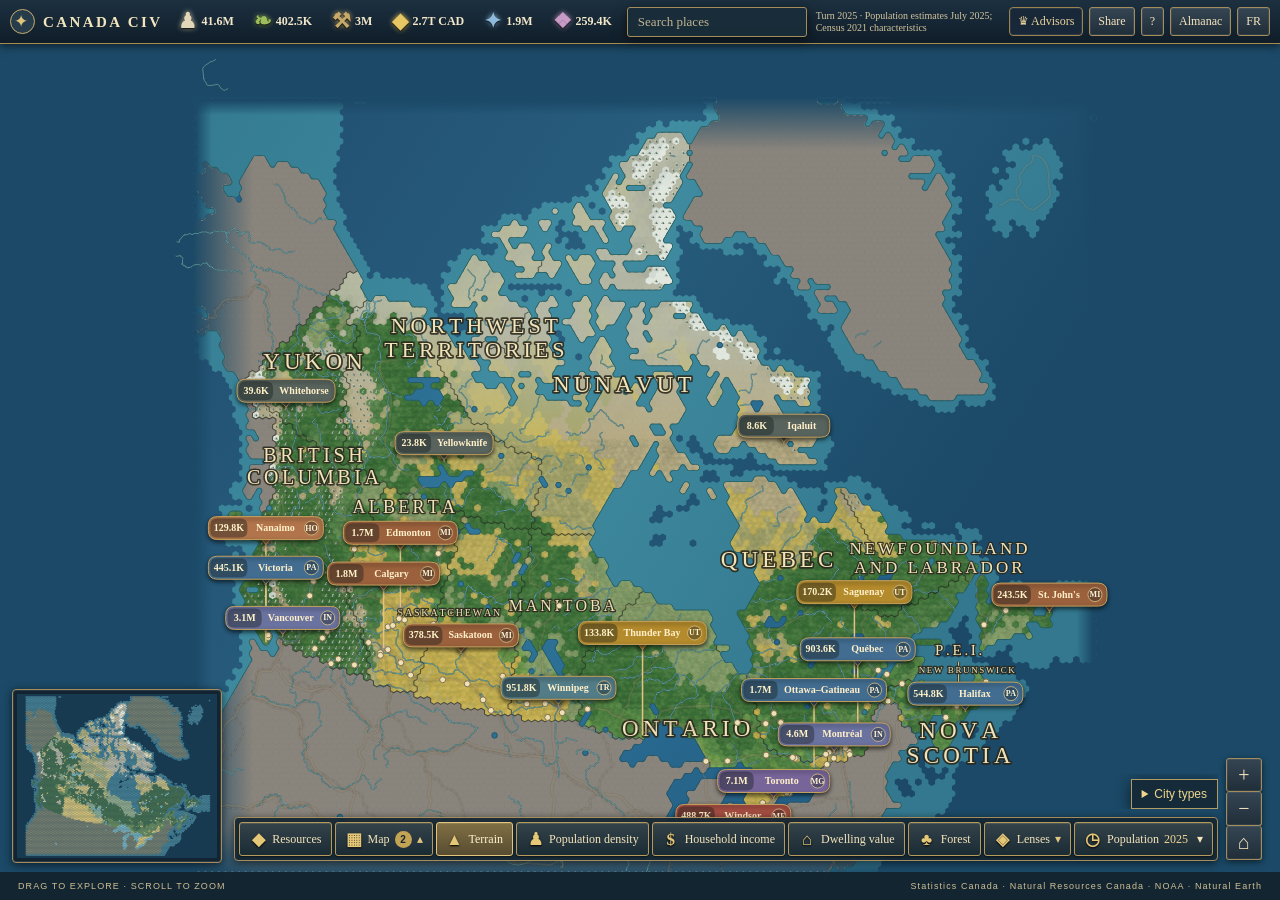
<file: web/index.html>
<!doctype html>
<html lang="en">
<head>
  <meta charset="utf-8">
  <meta name="viewport" content="width=device-width, initial-scale=1">
  <title>Canada Civ</title>
  <script>
    // When this atlas is mounted at https://shawnpang.xyz/canada-civ,
    // relative CSS, module, and data URLs must resolve under that prefix.
    // The root deployment at canada-civ.vercel.app is left unchanged.
    // Stylesheets and the module entry are injected here so the browser
    // preload scanner cannot fetch them against the site root before
    // <base href> exists (that happens on the slash-less /canada-civ URL).
    (function () {
      var prefix = "/canada-civ";
      var path = location.pathname;
      if (path === prefix || path.indexOf(prefix + "/") === 0) {
        var base = document.createElement("base");
        base.href = prefix + "/";
        document.head.insertBefore(base, document.head.firstChild);
        if (path === prefix) {
          history.replaceState(null, "", prefix + "/" + location.search + location.hash);
        }
      }
      var styles = ["css/style.css","css/panels.css","css/town.css","css/lenses.css","css/chrome.css","css/advisors.css","css/citizens.css","css/layers.css","css/timeslider.css"];
      for (var i = 0; i < styles.length; i++) {
        var link = document.createElement("link");
        link.rel = "stylesheet";
        link.href = styles[i];
        document.head.appendChild(link);
      }
    })();
  </script>
</head>
<body>
  <canvas id="map" aria-label="Map of Canada"></canvas>
  <header>
    <div class="brand"><span class="leaf" aria-hidden="true">✦</span><div><b>CANADA CIV</b><small id="subtitle">A living atlas of the land</small></div></div>
    <div id="yield-bar"></div>
    <div id="search-root"></div>
    <div id="advisors-root"></div>
    <div id="share-root"></div>
    <button id="help" aria-label="Help">?</button>
    <div id="almanac-root"></div>
    <button id="lang" aria-label="Français">FR</button>
    <span class="tag" id="vintage">THE LAND · 2021 / 2020</span>
  </header>
  <div id="bottom-toolbar"><div id="layer-root"></div><div id="lens-bar"></div></div>
  <div id="panel-root"></div>
  <div id="legend-root"></div>
  <div id="loading" role="status" aria-live="polite">Surveying the land…</div>
  <div class="minimap-frame"><canvas id="minimap" tabindex="0" width="200" height="164" aria-label="Overview map; drag to navigate"></canvas></div>
  <div class="controls"><button id="plus" aria-label="Zoom in">+</button><button id="minus" aria-label="Zoom out">−</button><button id="home" aria-label="Reset view">⌂</button></div>
  <footer><span id="hint">DRAG TO EXPLORE · SCROLL TO ZOOM</span><span id="credit">Statistics Canada · Natural Resources Canada · NOAA · Natural Earth</span></footer>
  <div id="dialog" role="dialog" aria-labelledby="helpTitle" hidden><button id="close" aria-label="Close">×</button><h2 id="helpTitle">Explore the map</h2><p id="helpText">Drag to pan, scroll or use + and − to zoom. This is a schematic atlas, not a legal boundary map. Terrain uses 2020 land cover and MRDEM elevation. Data: Statistics Canada Open Licence; Open Government Licence – Canada; NOAA; Natural Earth.</p></div>
  <script>
    (function () {
      var script = document.createElement("script");
      script.type = "module";
      script.src = "js/main.js";
      document.body.appendChild(script);
    })();
  </script>
</body>
</html>
</file>
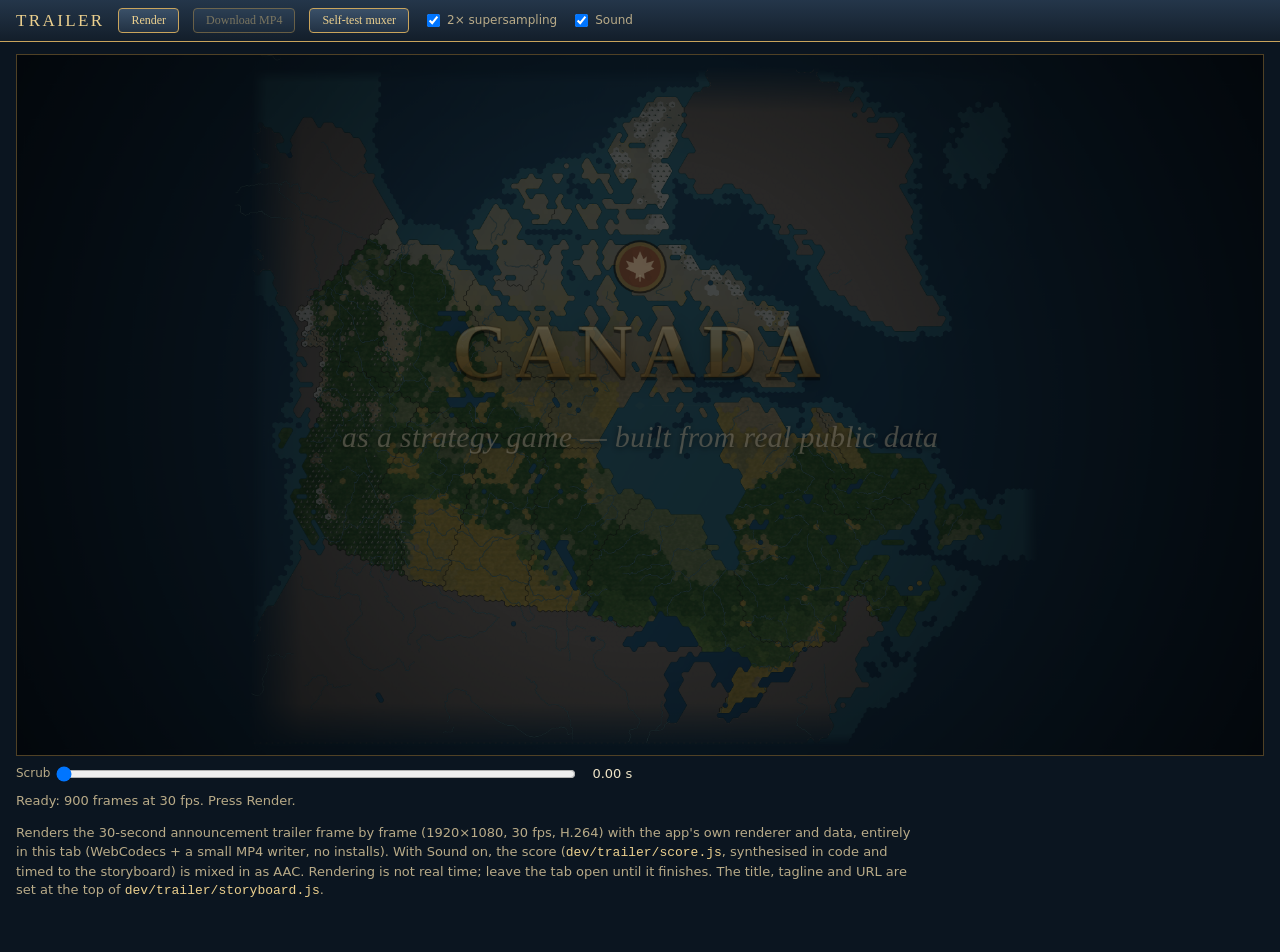
<file: web/dev/trailer.html>
<!doctype html>
<html lang="en">
<head>
  <meta charset="utf-8">
  <meta name="viewport" content="width=device-width, initial-scale=1">
  <title>Trailer renderer — Canada Civ (dev)</title>
  <meta name="robots" content="noindex">
  <link rel="icon" href="data:,">
  <style>
    :root {
      --ink: #efe4c6; --ink-dim: #b9ab88; --gold: #c9a45c; --gold-bright: #ecd08e; --bg: #0b1520; --card: #121d29;
      --serif: "Palatino Linotype", Palatino, "Book Antiqua", Georgia, serif;
      --sans: -apple-system, "Segoe UI", system-ui, sans-serif;
    }
    * { box-sizing: border-box; }
    body { margin: 0; background: var(--bg); color: var(--ink); font: 13px/1.45 var(--sans); }
    header {
      position: sticky; top: 0; z-index: 5; display: flex; flex-wrap: wrap; align-items: center; gap: 8px 14px; padding: 8px 16px;
      background: linear-gradient(180deg, #24364a, #131e2a); border-bottom: 1px solid var(--gold);
    }
    header h1 { margin: 0; font: normal 17px var(--serif); letter-spacing: .14em; text-transform: uppercase; color: var(--gold-bright); }
    header a { color: var(--gold-bright); font-size: 12px; }
    button { font: 12px var(--serif); color: var(--gold-bright); background: linear-gradient(180deg, #3a5068, #223244); border: 1px solid var(--gold); border-radius: 4px; padding: 4px 12px; cursor: pointer; }
    button:disabled { opacity: .45; cursor: default; }
    label { font-size: 12px; color: var(--ink-dim); display: inline-flex; align-items: center; gap: 4px; }
    input[type=range] { width: min(520px, 60vw); }
    main { padding: 12px 16px 40px; }
    #preview { display: block; width: 100%; max-width: 1280px; height: auto; aspect-ratio: 16 / 9; background: #000; border: 1px solid rgba(201,164,92,.4); }
    #status { margin: 8px 0; color: var(--ink-dim); min-height: 1.4em; }
    #status.err { color: #f08a6a; }
    .row { display: flex; flex-wrap: wrap; align-items: center; gap: 8px 14px; margin: 8px 0; }
    p.note { color: var(--ink-dim); max-width: 900px; }
    code { color: var(--gold-bright); }
  </style>
</head>
<body>
  <header>
    <h1>Trailer</h1>
    <button id="btn-render" disabled>Render</button>
    <button id="btn-download" disabled>Download MP4</button>
    <button id="btn-test">Self-test muxer</button>
    <label><input type="checkbox" id="opt-ss" checked> 2× supersampling</label>
    <label><input type="checkbox" id="opt-sound" checked> Sound</label>
  </header>
  <main>
    <canvas id="preview" width="1920" height="1080"></canvas>
    <div class="row">
      <label>Scrub <input type="range" id="scrub" min="0" max="899" value="0" step="1"></label>
      <span id="time">0.00 s</span>
    </div>
    <div id="status">Loading data…</div>
    <p class="note">Renders the 30-second announcement trailer frame by frame (1920×1080, 30 fps, H.264) with the app's own
      renderer and data, entirely in this tab (WebCodecs + a small MP4 writer, no installs). With Sound on, the score
      (<code>dev/trailer/score.js</code>, synthesised in code and timed to the storyboard) is mixed in as AAC. Rendering is not real time;
      leave the tab open until it finishes. The title, tagline and URL are set at the top of <code>dev/trailer/storyboard.js</code>.</p>
  </main>
  <script type="module" src="trailer/main.js"></script>
</body>
</html>
</file>
